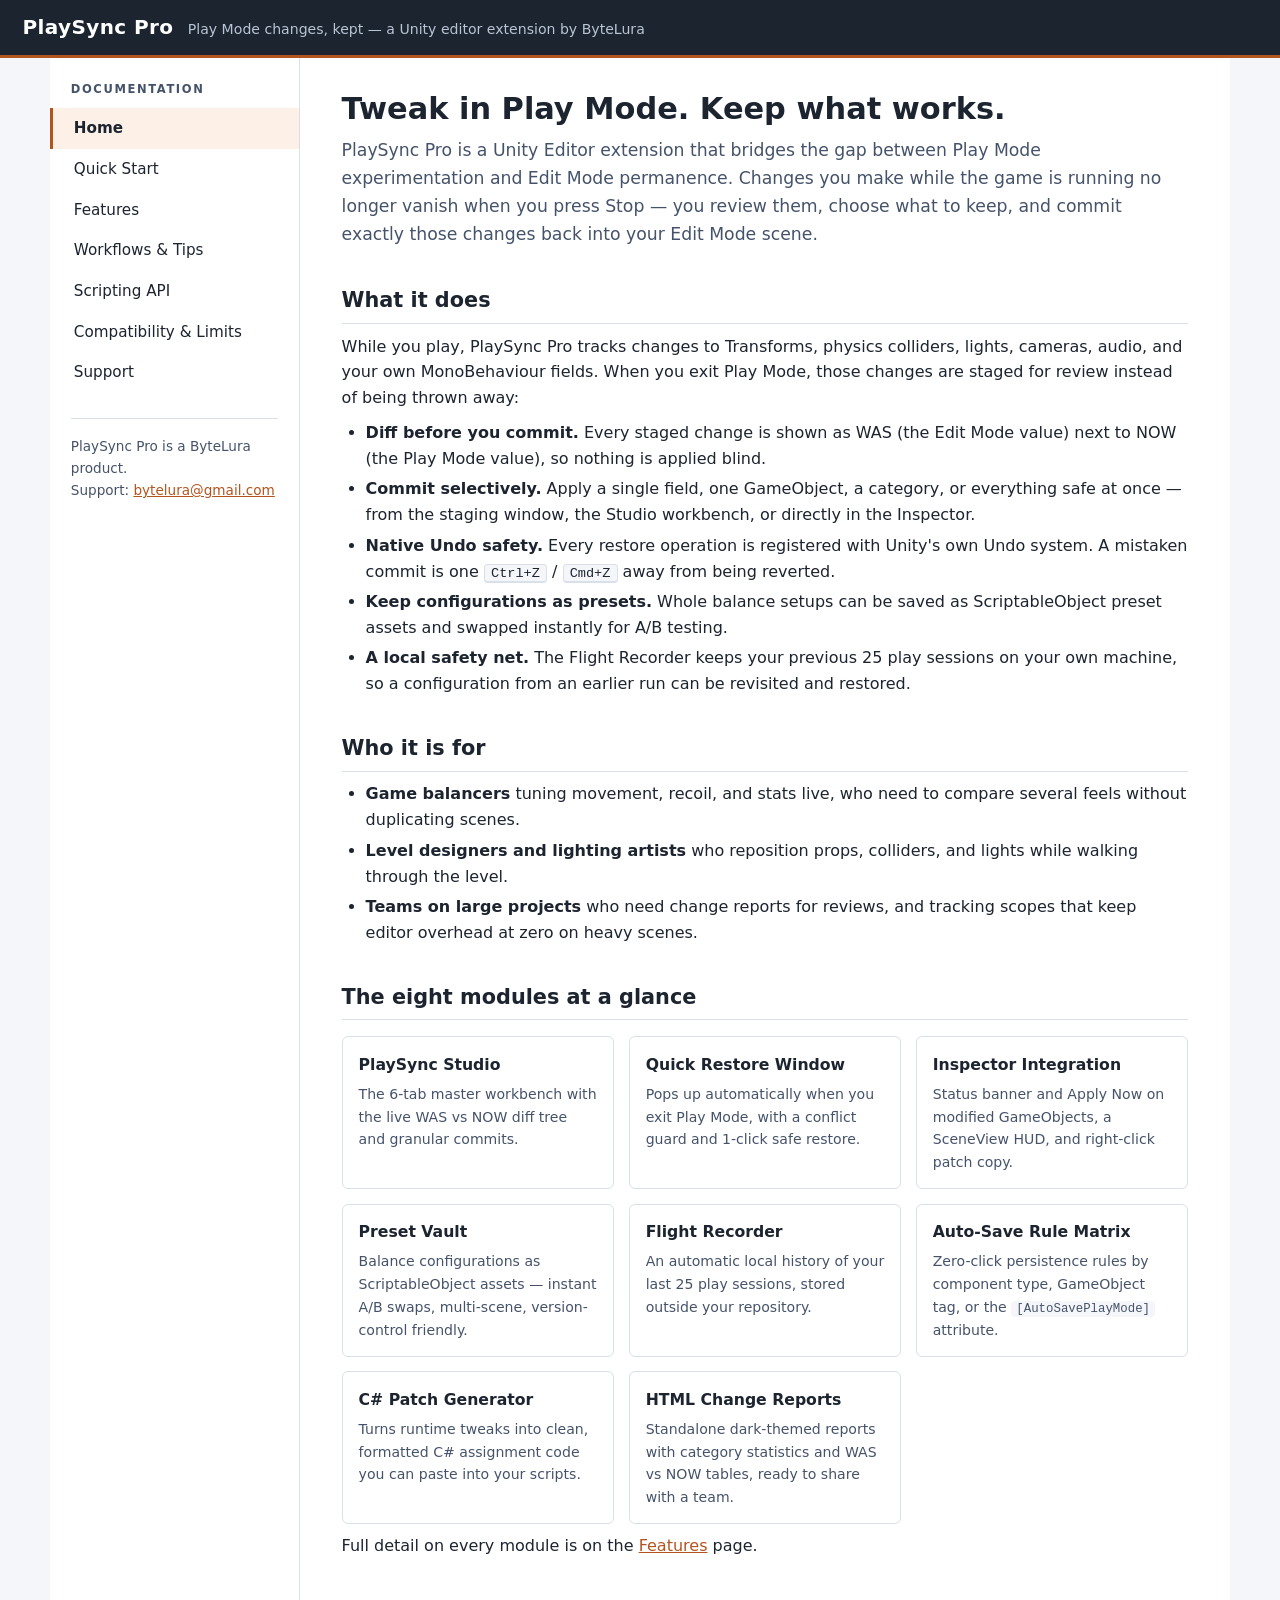
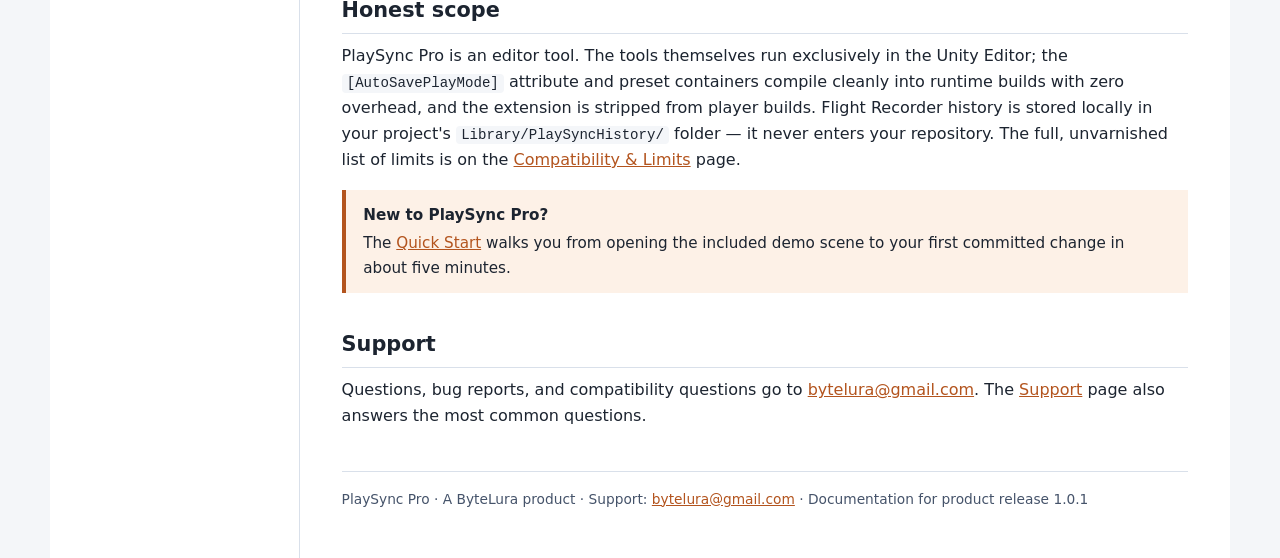
<file: index.html>
<!DOCTYPE html>
<html lang="en">
<head>
<meta charset="utf-8">
<meta name="viewport" content="width=device-width, initial-scale=1">
<title>PlaySync Pro — Documentation — ByteLura</title>
<link rel="stylesheet" href="style.css">
</head>
<body>

<header class="site-header">
  <span class="product">PlaySync Pro</span>
  <span class="tagline">Play Mode changes, kept — a Unity editor extension by ByteLura</span>
</header>

<div class="layout">

  <aside class="sidebar">
    <div class="nav-label">Documentation</div>
    <nav>
      <a href="index.html" class="active">Home</a>
      <a href="quick-start.html">Quick Start</a>
      <a href="features.html">Features</a>
      <a href="workflows.html">Workflows &amp; Tips</a>
      <a href="scripting-api.html">Scripting API</a>
      <a href="compatibility.html">Compatibility &amp; Limits</a>
      <a href="support.html">Support</a>
    </nav>
    <div class="side-note">
      PlaySync Pro is a ByteLura product.<br>
      Support: <a href="mailto:bytelura@gmail.com">bytelura@gmail.com</a>
    </div>
  </aside>

  <main class="content">
    <h1>Tweak in Play Mode. Keep what works.</h1>
    <p class="lede">PlaySync Pro is a Unity Editor extension that bridges the gap between Play Mode experimentation and Edit Mode permanence. Changes you make while the game is running no longer vanish when you press Stop — you review them, choose what to keep, and commit exactly those changes back into your Edit Mode scene.</p>

    <h2>What it does</h2>
    <p>While you play, PlaySync Pro tracks changes to Transforms, physics colliders, lights, cameras, audio, and your own MonoBehaviour fields. When you exit Play Mode, those changes are staged for review instead of being thrown away:</p>
    <ul>
      <li><strong>Diff before you commit.</strong> Every staged change is shown as WAS (the Edit Mode value) next to NOW (the Play Mode value), so nothing is applied blind.</li>
      <li><strong>Commit selectively.</strong> Apply a single field, one GameObject, a category, or everything safe at once — from the staging window, the Studio workbench, or directly in the Inspector.</li>
      <li><strong>Native Undo safety.</strong> Every restore operation is registered with Unity's own Undo system. A mistaken commit is one <kbd>Ctrl+Z</kbd> / <kbd>Cmd+Z</kbd> away from being reverted.</li>
      <li><strong>Keep configurations as presets.</strong> Whole balance setups can be saved as ScriptableObject preset assets and swapped instantly for A/B testing.</li>
      <li><strong>A local safety net.</strong> The Flight Recorder keeps your previous 25 play sessions on your own machine, so a configuration from an earlier run can be revisited and restored.</li>
    </ul>

    <h2>Who it is for</h2>
    <ul>
      <li><strong>Game balancers</strong> tuning movement, recoil, and stats live, who need to compare several feels without duplicating scenes.</li>
      <li><strong>Level designers and lighting artists</strong> who reposition props, colliders, and lights while walking through the level.</li>
      <li><strong>Teams on large projects</strong> who need change reports for reviews, and tracking scopes that keep editor overhead at zero on heavy scenes.</li>
    </ul>

    <h2>The eight modules at a glance</h2>
    <div class="card-grid">
      <div class="card"><h3>PlaySync Studio</h3><p>The 6-tab master workbench with the live WAS vs NOW diff tree and granular commits.</p></div>
      <div class="card"><h3>Quick Restore Window</h3><p>Pops up automatically when you exit Play Mode, with a conflict guard and 1-click safe restore.</p></div>
      <div class="card"><h3>Inspector Integration</h3><p>Status banner and Apply Now on modified GameObjects, a SceneView HUD, and right-click patch copy.</p></div>
      <div class="card"><h3>Preset Vault</h3><p>Balance configurations as ScriptableObject assets — instant A/B swaps, multi-scene, version-control friendly.</p></div>
      <div class="card"><h3>Flight Recorder</h3><p>An automatic local history of your last 25 play sessions, stored outside your repository.</p></div>
      <div class="card"><h3>Auto-Save Rule Matrix</h3><p>Zero-click persistence rules by component type, GameObject tag, or the <code>[AutoSavePlayMode]</code> attribute.</p></div>
      <div class="card"><h3>C# Patch Generator</h3><p>Turns runtime tweaks into clean, formatted C# assignment code you can paste into your scripts.</p></div>
      <div class="card"><h3>HTML Change Reports</h3><p>Standalone dark-themed reports with category statistics and WAS vs NOW tables, ready to share with a team.</p></div>
    </div>
    <p>Full detail on every module is on the <a href="features.html">Features</a> page.</p>

    <h2>Honest scope</h2>
    <p>PlaySync Pro is an editor tool. The tools themselves run exclusively in the Unity Editor; the <code>[AutoSavePlayMode]</code> attribute and preset containers compile cleanly into runtime builds with zero overhead, and the extension is stripped from player builds. Flight Recorder history is stored locally in your project's <code>Library/PlaySyncHistory/</code> folder — it never enters your repository. The full, unvarnished list of limits is on the <a href="compatibility.html">Compatibility &amp; Limits</a> page.</p>

    <div class="callout">
      <strong>New to PlaySync Pro?</strong>
      The <a href="quick-start.html">Quick Start</a> walks you from opening the included demo scene to your first committed change in about five minutes.
    </div>

    <h2>Support</h2>
    <p>Questions, bug reports, and compatibility questions go to <a href="mailto:bytelura@gmail.com">bytelura@gmail.com</a>. The <a href="support.html">Support</a> page also answers the most common questions.</p>

    <footer class="site-footer">
      PlaySync Pro · A ByteLura product · Support: <a href="mailto:bytelura@gmail.com">bytelura@gmail.com</a> · Documentation for product release 1.0.1
    </footer>
  </main>

</div>
</body>
</html>
</file>
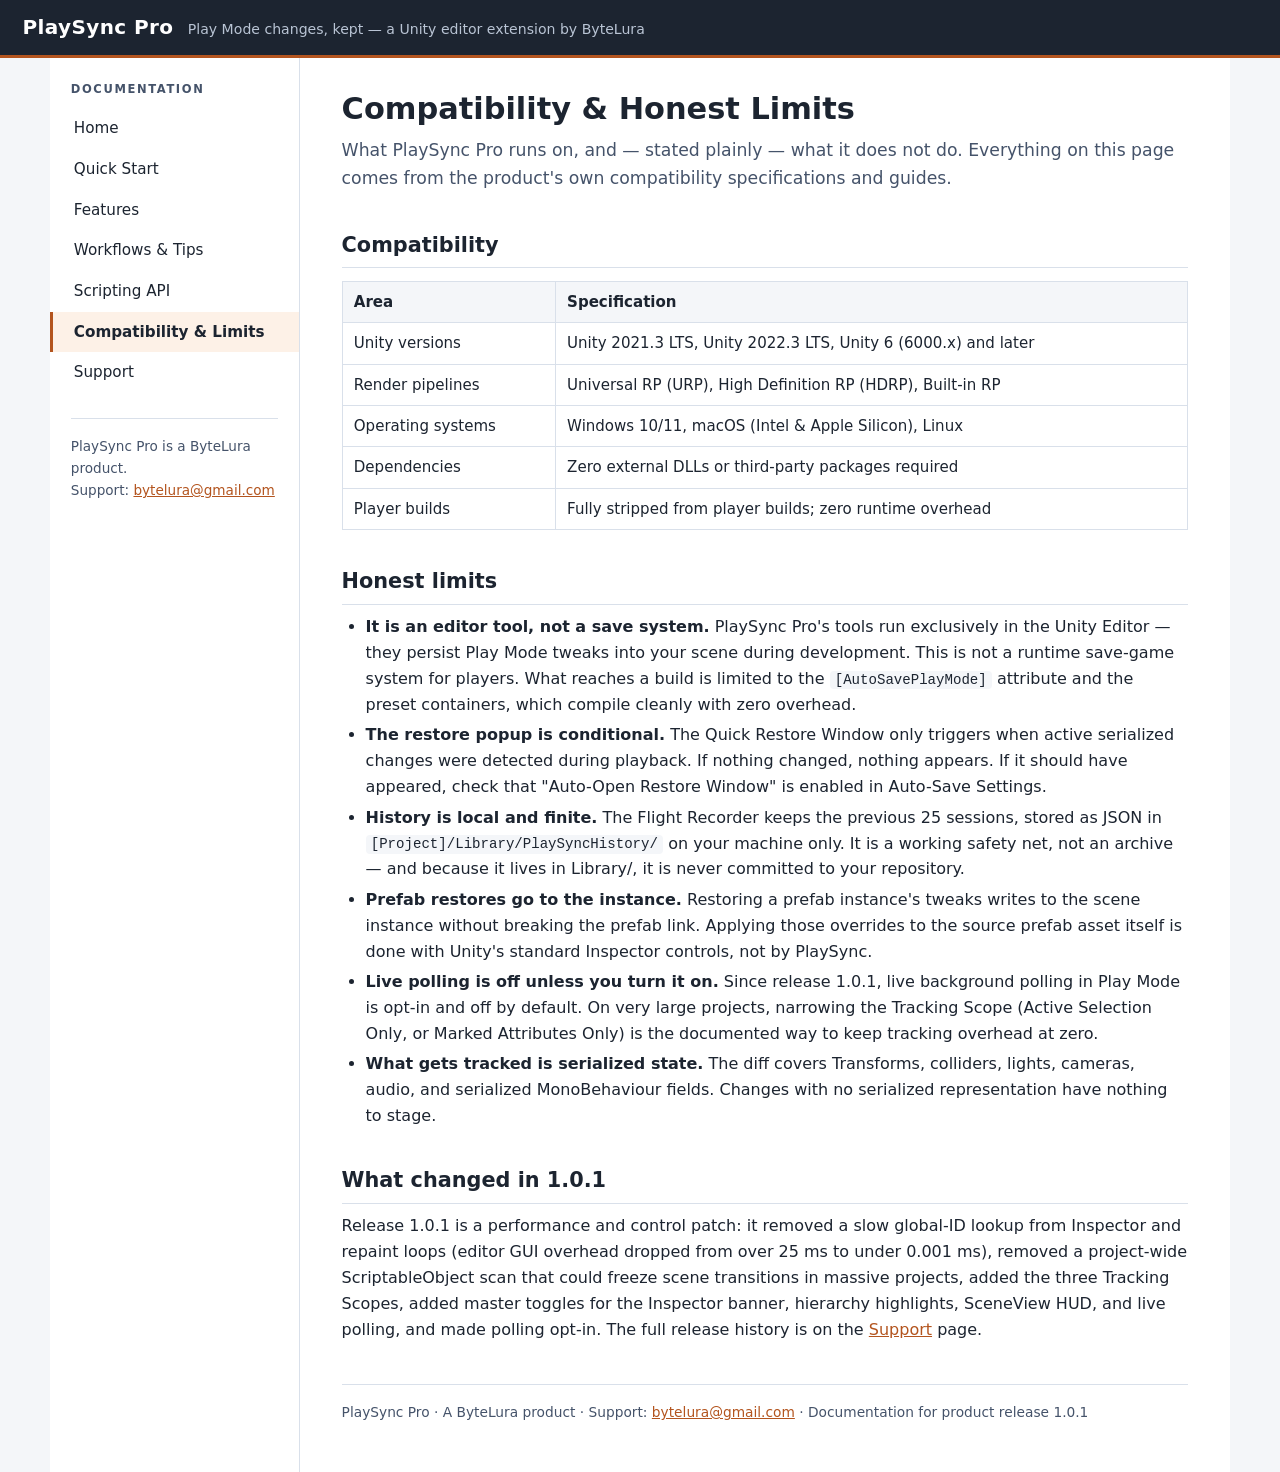
<file: compatibility.html>
<!DOCTYPE html>
<html lang="en">
<head>
<meta charset="utf-8">
<meta name="viewport" content="width=device-width, initial-scale=1">
<title>Compatibility &amp; Limits — PlaySync Pro — ByteLura</title>
<link rel="stylesheet" href="style.css">
</head>
<body>

<header class="site-header">
  <span class="product">PlaySync Pro</span>
  <span class="tagline">Play Mode changes, kept — a Unity editor extension by ByteLura</span>
</header>

<div class="layout">

  <aside class="sidebar">
    <div class="nav-label">Documentation</div>
    <nav>
      <a href="index.html">Home</a>
      <a href="quick-start.html">Quick Start</a>
      <a href="features.html">Features</a>
      <a href="workflows.html">Workflows &amp; Tips</a>
      <a href="scripting-api.html">Scripting API</a>
      <a href="compatibility.html" class="active">Compatibility &amp; Limits</a>
      <a href="support.html">Support</a>
    </nav>
    <div class="side-note">
      PlaySync Pro is a ByteLura product.<br>
      Support: <a href="mailto:bytelura@gmail.com">bytelura@gmail.com</a>
    </div>
  </aside>

  <main class="content">
    <h1>Compatibility &amp; Honest Limits</h1>
    <p class="lede">What PlaySync Pro runs on, and — stated plainly — what it does not do. Everything on this page comes from the product's own compatibility specifications and guides.</p>

    <h2>Compatibility</h2>
    <table>
      <tr><th>Area</th><th>Specification</th></tr>
      <tr><td>Unity versions</td><td>Unity 2021.3 LTS, Unity 2022.3 LTS, Unity 6 (6000.x) and later</td></tr>
      <tr><td>Render pipelines</td><td>Universal RP (URP), High Definition RP (HDRP), Built-in RP</td></tr>
      <tr><td>Operating systems</td><td>Windows 10/11, macOS (Intel &amp; Apple Silicon), Linux</td></tr>
      <tr><td>Dependencies</td><td>Zero external DLLs or third-party packages required</td></tr>
      <tr><td>Player builds</td><td>Fully stripped from player builds; zero runtime overhead</td></tr>
    </table>

    <h2>Honest limits</h2>
    <ul>
      <li><strong>It is an editor tool, not a save system.</strong> PlaySync Pro's tools run exclusively in the Unity Editor — they persist Play Mode tweaks into your scene during development. This is not a runtime save-game system for players. What reaches a build is limited to the <code>[AutoSavePlayMode]</code> attribute and the preset containers, which compile cleanly with zero overhead.</li>
      <li><strong>The restore popup is conditional.</strong> The Quick Restore Window only triggers when active serialized changes were detected during playback. If nothing changed, nothing appears. If it should have appeared, check that "Auto-Open Restore Window" is enabled in Auto-Save Settings.</li>
      <li><strong>History is local and finite.</strong> The Flight Recorder keeps the previous 25 sessions, stored as JSON in <code>[Project]/Library/PlaySyncHistory/</code> on your machine only. It is a working safety net, not an archive — and because it lives in Library/, it is never committed to your repository.</li>
      <li><strong>Prefab restores go to the instance.</strong> Restoring a prefab instance's tweaks writes to the scene instance without breaking the prefab link. Applying those overrides to the source prefab asset itself is done with Unity's standard Inspector controls, not by PlaySync.</li>
      <li><strong>Live polling is off unless you turn it on.</strong> Since release 1.0.1, live background polling in Play Mode is opt-in and off by default. On very large projects, narrowing the Tracking Scope (Active Selection Only, or Marked Attributes Only) is the documented way to keep tracking overhead at zero.</li>
      <li><strong>What gets tracked is serialized state.</strong> The diff covers Transforms, colliders, lights, cameras, audio, and serialized MonoBehaviour fields. Changes with no serialized representation have nothing to stage.</li>
    </ul>

    <h2>What changed in 1.0.1</h2>
    <p>Release 1.0.1 is a performance and control patch: it removed a slow global-ID lookup from Inspector and repaint loops (editor GUI overhead dropped from over 25&nbsp;ms to under 0.001&nbsp;ms), removed a project-wide ScriptableObject scan that could freeze scene transitions in massive projects, added the three Tracking Scopes, added master toggles for the Inspector banner, hierarchy highlights, SceneView HUD, and live polling, and made polling opt-in. The full release history is on the <a href="support.html">Support</a> page.</p>

    <footer class="site-footer">
      PlaySync Pro · A ByteLura product · Support: <a href="mailto:bytelura@gmail.com">bytelura@gmail.com</a> · Documentation for product release 1.0.1
    </footer>
  </main>

</div>
</body>
</html>
</file>
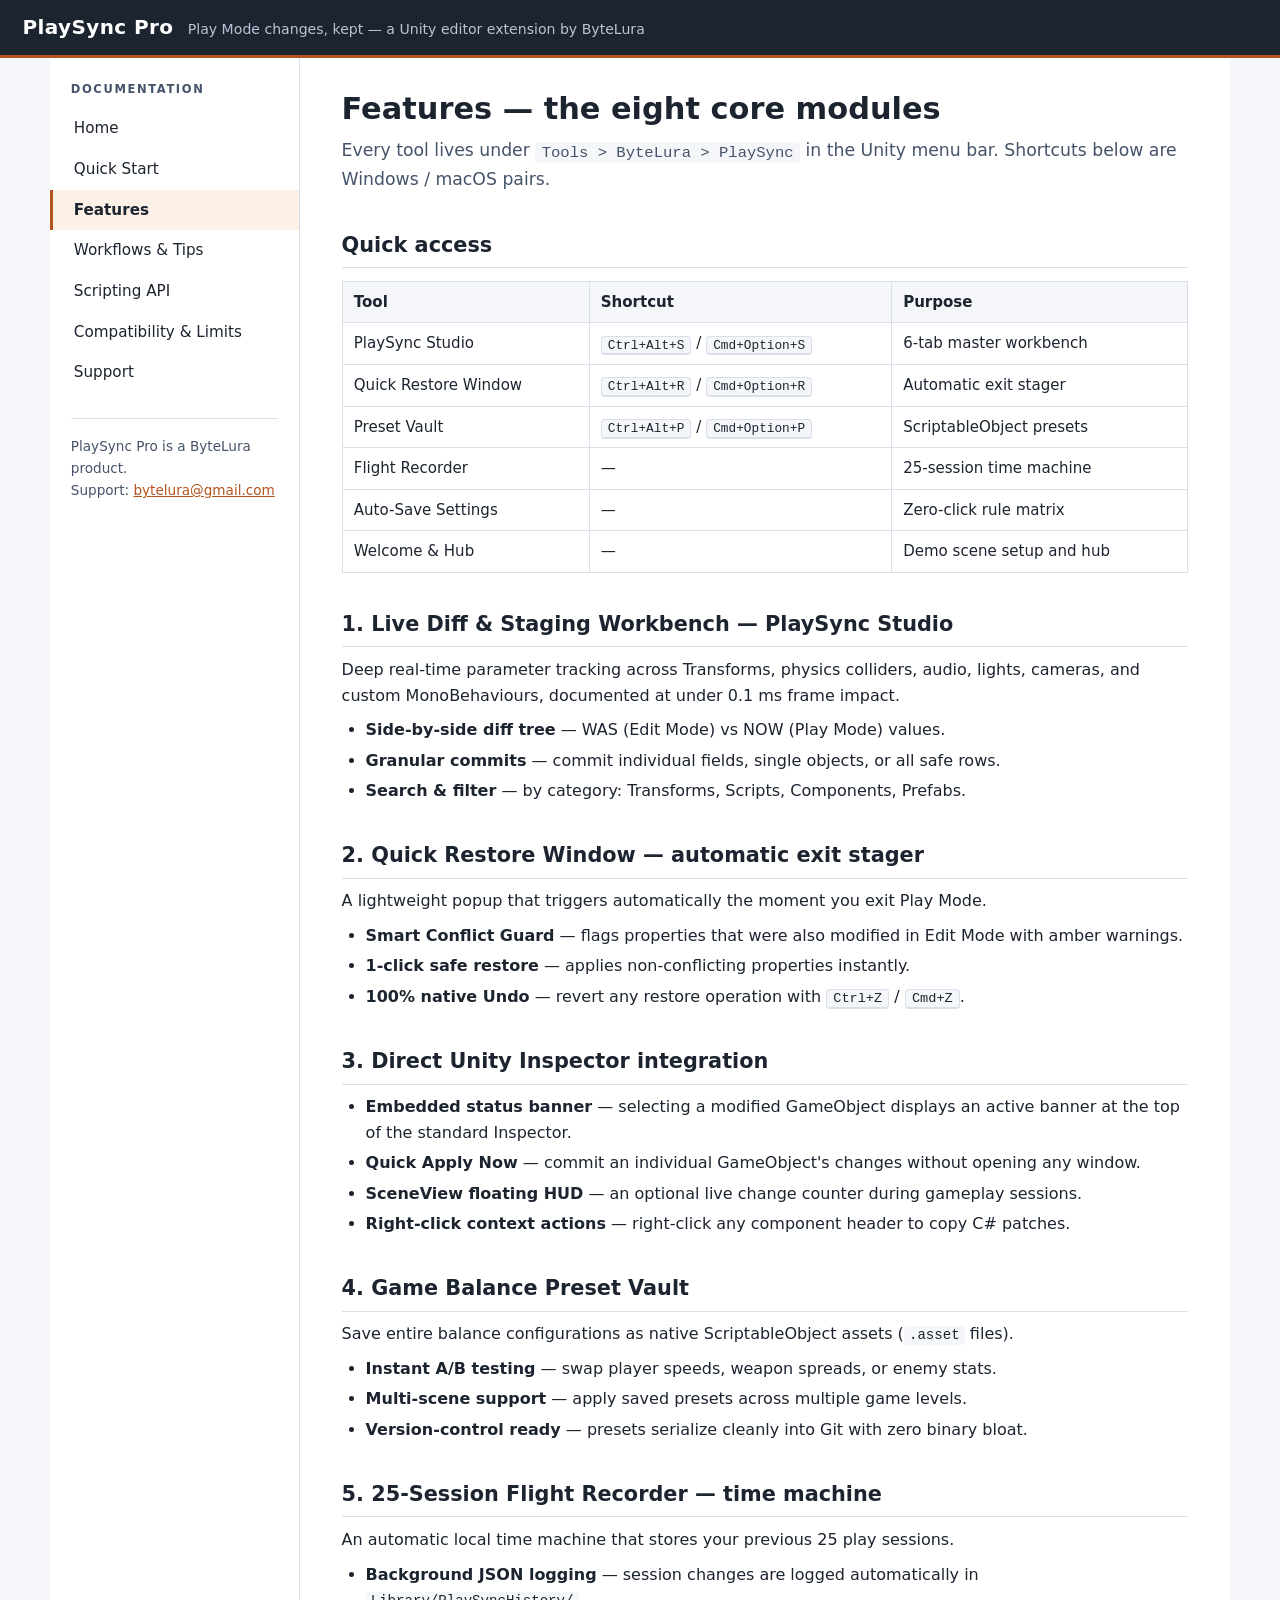
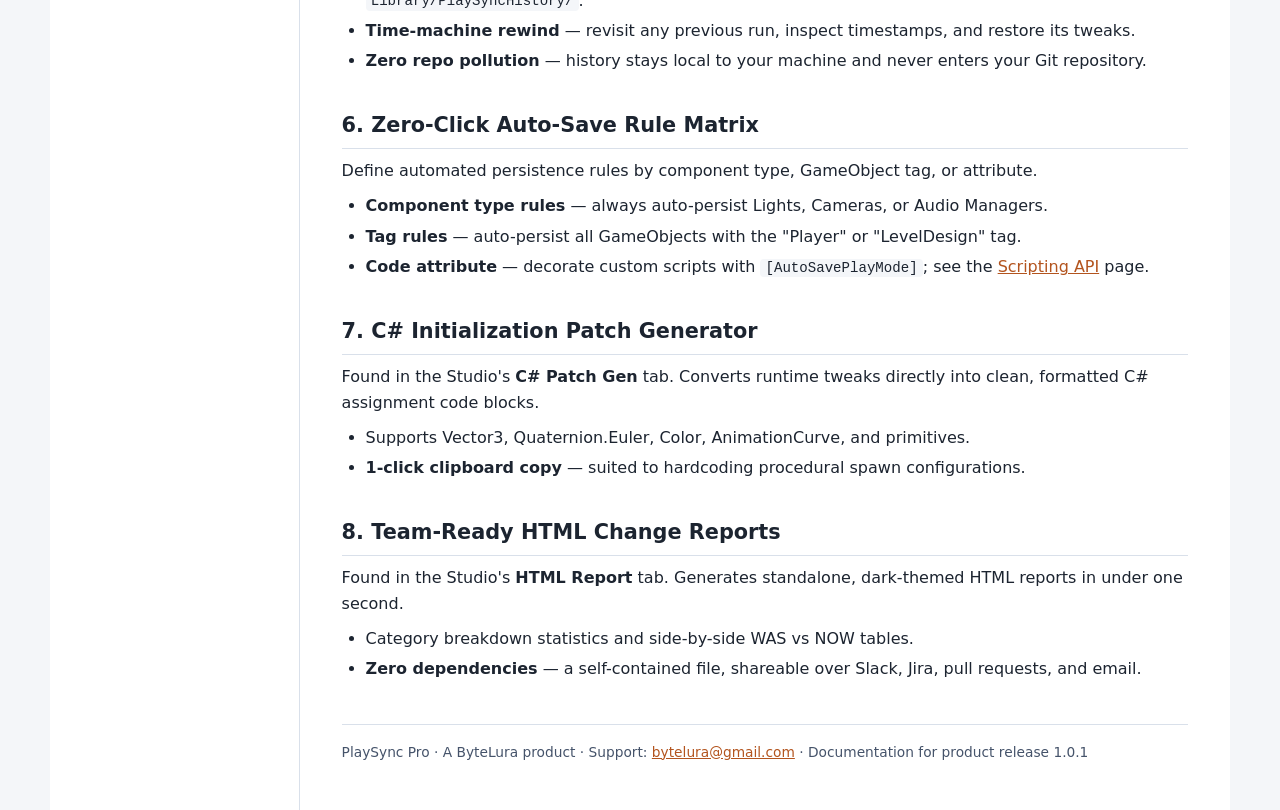
<file: features.html>
<!DOCTYPE html>
<html lang="en">
<head>
<meta charset="utf-8">
<meta name="viewport" content="width=device-width, initial-scale=1">
<title>Features — PlaySync Pro — ByteLura</title>
<link rel="stylesheet" href="style.css">
</head>
<body>

<header class="site-header">
  <span class="product">PlaySync Pro</span>
  <span class="tagline">Play Mode changes, kept — a Unity editor extension by ByteLura</span>
</header>

<div class="layout">

  <aside class="sidebar">
    <div class="nav-label">Documentation</div>
    <nav>
      <a href="index.html">Home</a>
      <a href="quick-start.html">Quick Start</a>
      <a href="features.html" class="active">Features</a>
      <a href="workflows.html">Workflows &amp; Tips</a>
      <a href="scripting-api.html">Scripting API</a>
      <a href="compatibility.html">Compatibility &amp; Limits</a>
      <a href="support.html">Support</a>
    </nav>
    <div class="side-note">
      PlaySync Pro is a ByteLura product.<br>
      Support: <a href="mailto:bytelura@gmail.com">bytelura@gmail.com</a>
    </div>
  </aside>

  <main class="content">
    <h1>Features — the eight core modules</h1>
    <p class="lede">Every tool lives under <span class="menu-path">Tools &gt; ByteLura &gt; PlaySync</span> in the Unity menu bar. Shortcuts below are Windows / macOS pairs.</p>

    <h2>Quick access</h2>
    <table>
      <tr><th>Tool</th><th>Shortcut</th><th>Purpose</th></tr>
      <tr><td>PlaySync Studio</td><td><kbd>Ctrl+Alt+S</kbd> / <kbd>Cmd+Option+S</kbd></td><td>6-tab master workbench</td></tr>
      <tr><td>Quick Restore Window</td><td><kbd>Ctrl+Alt+R</kbd> / <kbd>Cmd+Option+R</kbd></td><td>Automatic exit stager</td></tr>
      <tr><td>Preset Vault</td><td><kbd>Ctrl+Alt+P</kbd> / <kbd>Cmd+Option+P</kbd></td><td>ScriptableObject presets</td></tr>
      <tr><td>Flight Recorder</td><td>—</td><td>25-session time machine</td></tr>
      <tr><td>Auto-Save Settings</td><td>—</td><td>Zero-click rule matrix</td></tr>
      <tr><td>Welcome &amp; Hub</td><td>—</td><td>Demo scene setup and hub</td></tr>
    </table>

    <h2>1. Live Diff &amp; Staging Workbench — PlaySync Studio</h2>
    <p>Deep real-time parameter tracking across Transforms, physics colliders, audio, lights, cameras, and custom MonoBehaviours, documented at under 0.1&nbsp;ms frame impact.</p>
    <ul>
      <li><strong>Side-by-side diff tree</strong> — WAS (Edit Mode) vs NOW (Play Mode) values.</li>
      <li><strong>Granular commits</strong> — commit individual fields, single objects, or all safe rows.</li>
      <li><strong>Search &amp; filter</strong> — by category: Transforms, Scripts, Components, Prefabs.</li>
    </ul>

    <h2>2. Quick Restore Window — automatic exit stager</h2>
    <p>A lightweight popup that triggers automatically the moment you exit Play Mode.</p>
    <ul>
      <li><strong>Smart Conflict Guard</strong> — flags properties that were also modified in Edit Mode with amber warnings.</li>
      <li><strong>1-click safe restore</strong> — applies non-conflicting properties instantly.</li>
      <li><strong>100% native Undo</strong> — revert any restore operation with <kbd>Ctrl+Z</kbd> / <kbd>Cmd+Z</kbd>.</li>
    </ul>

    <h2>3. Direct Unity Inspector integration</h2>
    <ul>
      <li><strong>Embedded status banner</strong> — selecting a modified GameObject displays an active banner at the top of the standard Inspector.</li>
      <li><strong>Quick Apply Now</strong> — commit an individual GameObject's changes without opening any window.</li>
      <li><strong>SceneView floating HUD</strong> — an optional live change counter during gameplay sessions.</li>
      <li><strong>Right-click context actions</strong> — right-click any component header to copy C# patches.</li>
    </ul>

    <h2>4. Game Balance Preset Vault</h2>
    <p>Save entire balance configurations as native ScriptableObject assets (<code>.asset</code> files).</p>
    <ul>
      <li><strong>Instant A/B testing</strong> — swap player speeds, weapon spreads, or enemy stats.</li>
      <li><strong>Multi-scene support</strong> — apply saved presets across multiple game levels.</li>
      <li><strong>Version-control ready</strong> — presets serialize cleanly into Git with zero binary bloat.</li>
    </ul>

    <h2>5. 25-Session Flight Recorder — time machine</h2>
    <p>An automatic local time machine that stores your previous 25 play sessions.</p>
    <ul>
      <li><strong>Background JSON logging</strong> — session changes are logged automatically in <code>Library/PlaySyncHistory/</code>.</li>
      <li><strong>Time-machine rewind</strong> — revisit any previous run, inspect timestamps, and restore its tweaks.</li>
      <li><strong>Zero repo pollution</strong> — history stays local to your machine and never enters your Git repository.</li>
    </ul>

    <h2>6. Zero-Click Auto-Save Rule Matrix</h2>
    <p>Define automated persistence rules by component type, GameObject tag, or attribute.</p>
    <ul>
      <li><strong>Component type rules</strong> — always auto-persist Lights, Cameras, or Audio Managers.</li>
      <li><strong>Tag rules</strong> — auto-persist all GameObjects with the "Player" or "LevelDesign" tag.</li>
      <li><strong>Code attribute</strong> — decorate custom scripts with <code>[AutoSavePlayMode]</code>; see the <a href="scripting-api.html">Scripting API</a> page.</li>
    </ul>

    <h2>7. C# Initialization Patch Generator</h2>
    <p>Found in the Studio's <strong>C# Patch Gen</strong> tab. Converts runtime tweaks directly into clean, formatted C# assignment code blocks.</p>
    <ul>
      <li>Supports Vector3, Quaternion.Euler, Color, AnimationCurve, and primitives.</li>
      <li><strong>1-click clipboard copy</strong> — suited to hardcoding procedural spawn configurations.</li>
    </ul>

    <h2>8. Team-Ready HTML Change Reports</h2>
    <p>Found in the Studio's <strong>HTML Report</strong> tab. Generates standalone, dark-themed HTML reports in under one second.</p>
    <ul>
      <li>Category breakdown statistics and side-by-side WAS vs NOW tables.</li>
      <li><strong>Zero dependencies</strong> — a self-contained file, shareable over Slack, Jira, pull requests, and email.</li>
    </ul>

    <footer class="site-footer">
      PlaySync Pro · A ByteLura product · Support: <a href="mailto:bytelura@gmail.com">bytelura@gmail.com</a> · Documentation for product release 1.0.1
    </footer>
  </main>

</div>
</body>
</html>
</file>
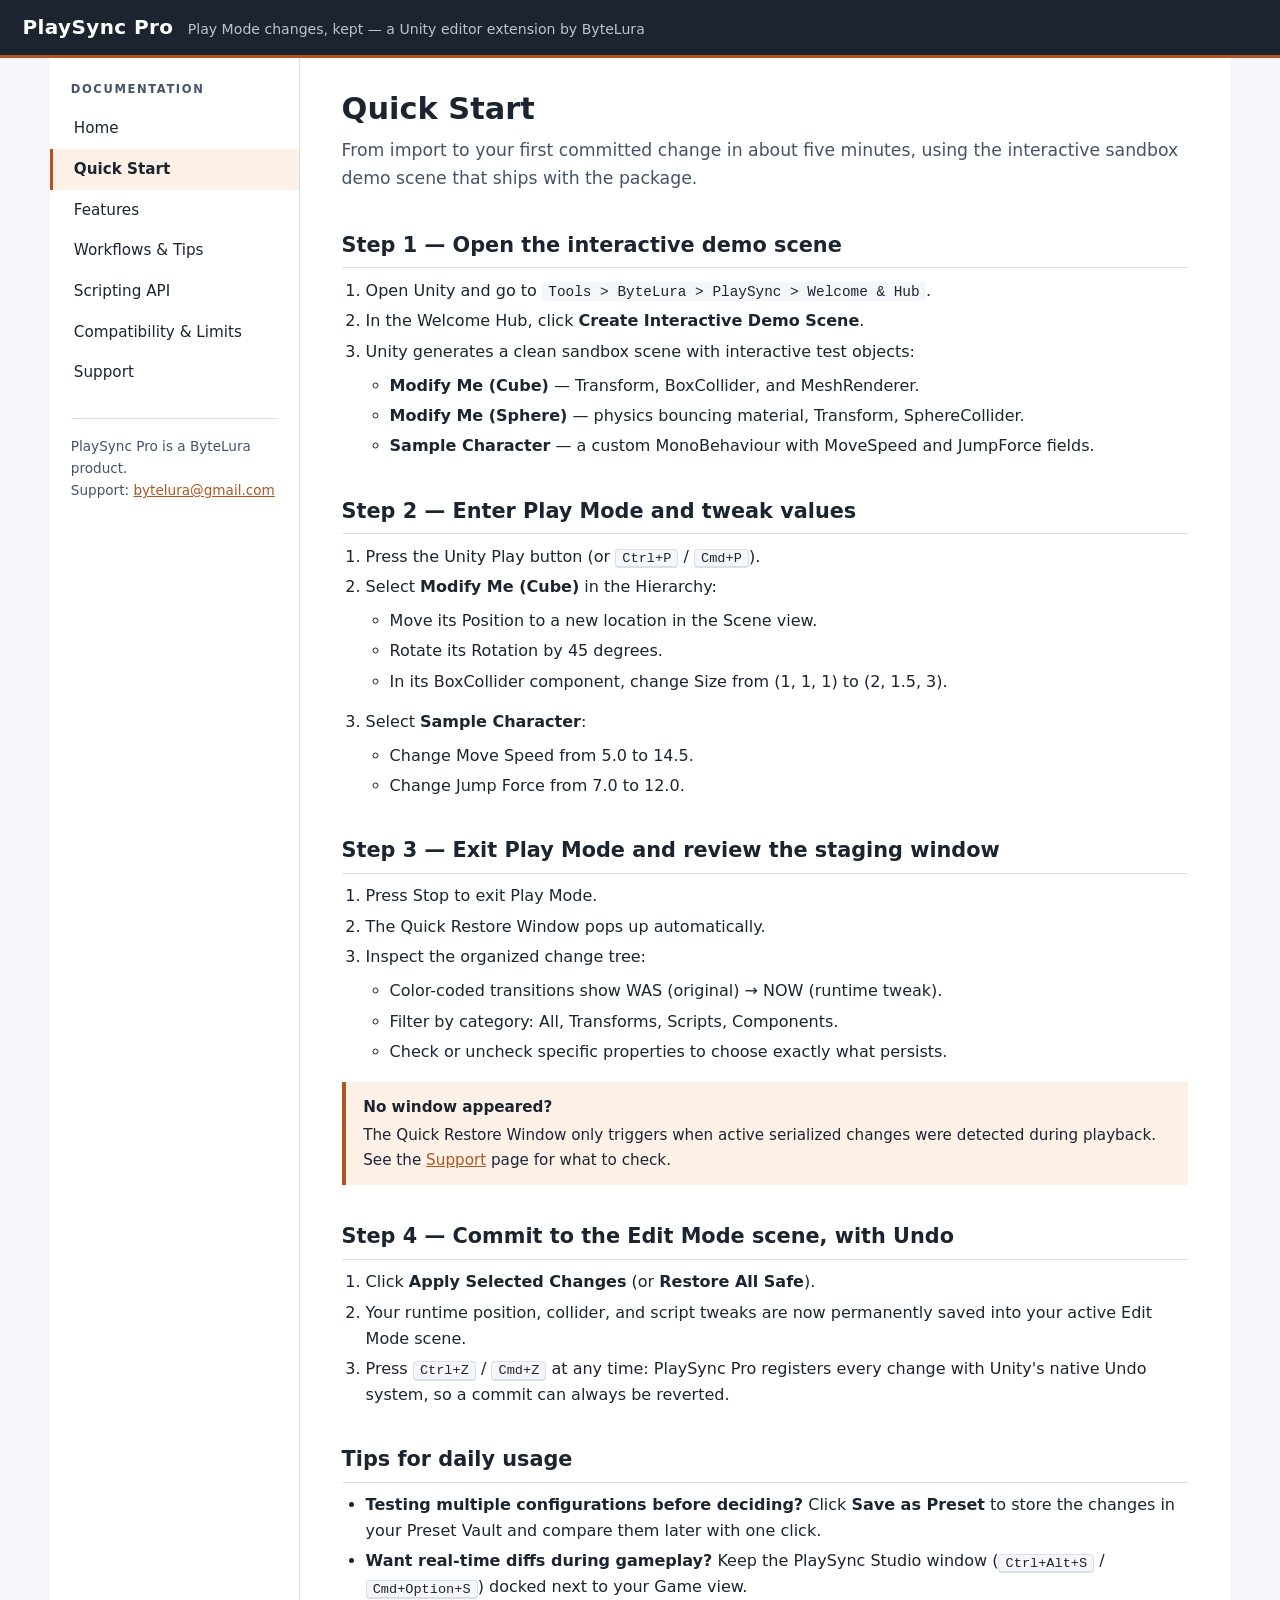
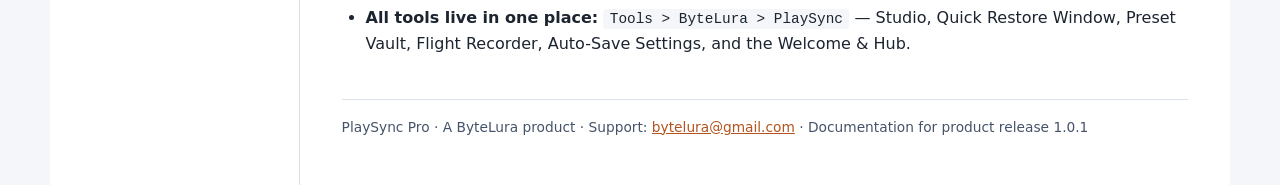
<file: quick-start.html>
<!DOCTYPE html>
<html lang="en">
<head>
<meta charset="utf-8">
<meta name="viewport" content="width=device-width, initial-scale=1">
<title>Quick Start — PlaySync Pro — ByteLura</title>
<link rel="stylesheet" href="style.css">
</head>
<body>

<header class="site-header">
  <span class="product">PlaySync Pro</span>
  <span class="tagline">Play Mode changes, kept — a Unity editor extension by ByteLura</span>
</header>

<div class="layout">

  <aside class="sidebar">
    <div class="nav-label">Documentation</div>
    <nav>
      <a href="index.html">Home</a>
      <a href="quick-start.html" class="active">Quick Start</a>
      <a href="features.html">Features</a>
      <a href="workflows.html">Workflows &amp; Tips</a>
      <a href="scripting-api.html">Scripting API</a>
      <a href="compatibility.html">Compatibility &amp; Limits</a>
      <a href="support.html">Support</a>
    </nav>
    <div class="side-note">
      PlaySync Pro is a ByteLura product.<br>
      Support: <a href="mailto:bytelura@gmail.com">bytelura@gmail.com</a>
    </div>
  </aside>

  <main class="content">
    <h1>Quick Start</h1>
    <p class="lede">From import to your first committed change in about five minutes, using the interactive sandbox demo scene that ships with the package.</p>

    <h2>Step 1 — Open the interactive demo scene</h2>
    <ol>
      <li>Open Unity and go to <span class="menu-path">Tools &gt; ByteLura &gt; PlaySync &gt; Welcome &amp; Hub</span>.</li>
      <li>In the Welcome Hub, click <strong>Create Interactive Demo Scene</strong>.</li>
      <li>Unity generates a clean sandbox scene with interactive test objects:
        <ul>
          <li><strong>Modify Me (Cube)</strong> — Transform, BoxCollider, and MeshRenderer.</li>
          <li><strong>Modify Me (Sphere)</strong> — physics bouncing material, Transform, SphereCollider.</li>
          <li><strong>Sample Character</strong> — a custom MonoBehaviour with MoveSpeed and JumpForce fields.</li>
        </ul>
      </li>
    </ol>

    <h2>Step 2 — Enter Play Mode and tweak values</h2>
    <ol>
      <li>Press the Unity Play button (or <kbd>Ctrl+P</kbd> / <kbd>Cmd+P</kbd>).</li>
      <li>Select <strong>Modify Me (Cube)</strong> in the Hierarchy:
        <ul>
          <li>Move its Position to a new location in the Scene view.</li>
          <li>Rotate its Rotation by 45 degrees.</li>
          <li>In its BoxCollider component, change Size from (1, 1, 1) to (2, 1.5, 3).</li>
        </ul>
      </li>
      <li>Select <strong>Sample Character</strong>:
        <ul>
          <li>Change Move Speed from 5.0 to 14.5.</li>
          <li>Change Jump Force from 7.0 to 12.0.</li>
        </ul>
      </li>
    </ol>

    <h2>Step 3 — Exit Play Mode and review the staging window</h2>
    <ol>
      <li>Press Stop to exit Play Mode.</li>
      <li>The Quick Restore Window pops up automatically.</li>
      <li>Inspect the organized change tree:
        <ul>
          <li>Color-coded transitions show WAS (original) → NOW (runtime tweak).</li>
          <li>Filter by category: All, Transforms, Scripts, Components.</li>
          <li>Check or uncheck specific properties to choose exactly what persists.</li>
        </ul>
      </li>
    </ol>
    <div class="callout">
      <strong>No window appeared?</strong>
      The Quick Restore Window only triggers when active serialized changes were detected during playback. See the <a href="support.html">Support</a> page for what to check.
    </div>

    <h2>Step 4 — Commit to the Edit Mode scene, with Undo</h2>
    <ol>
      <li>Click <strong>Apply Selected Changes</strong> (or <strong>Restore All Safe</strong>).</li>
      <li>Your runtime position, collider, and script tweaks are now permanently saved into your active Edit Mode scene.</li>
      <li>Press <kbd>Ctrl+Z</kbd> / <kbd>Cmd+Z</kbd> at any time: PlaySync Pro registers every change with Unity's native Undo system, so a commit can always be reverted.</li>
    </ol>

    <h2>Tips for daily usage</h2>
    <ul>
      <li><strong>Testing multiple configurations before deciding?</strong> Click <strong>Save as Preset</strong> to store the changes in your Preset Vault and compare them later with one click.</li>
      <li><strong>Want real-time diffs during gameplay?</strong> Keep the PlaySync Studio window (<kbd>Ctrl+Alt+S</kbd> / <kbd>Cmd+Option+S</kbd>) docked next to your Game view.</li>
      <li><strong>All tools live in one place:</strong> <span class="menu-path">Tools &gt; ByteLura &gt; PlaySync</span> — Studio, Quick Restore Window, Preset Vault, Flight Recorder, Auto-Save Settings, and the Welcome &amp; Hub.</li>
    </ul>

    <footer class="site-footer">
      PlaySync Pro · A ByteLura product · Support: <a href="mailto:bytelura@gmail.com">bytelura@gmail.com</a> · Documentation for product release 1.0.1
    </footer>
  </main>

</div>
</body>
</html>
</file>
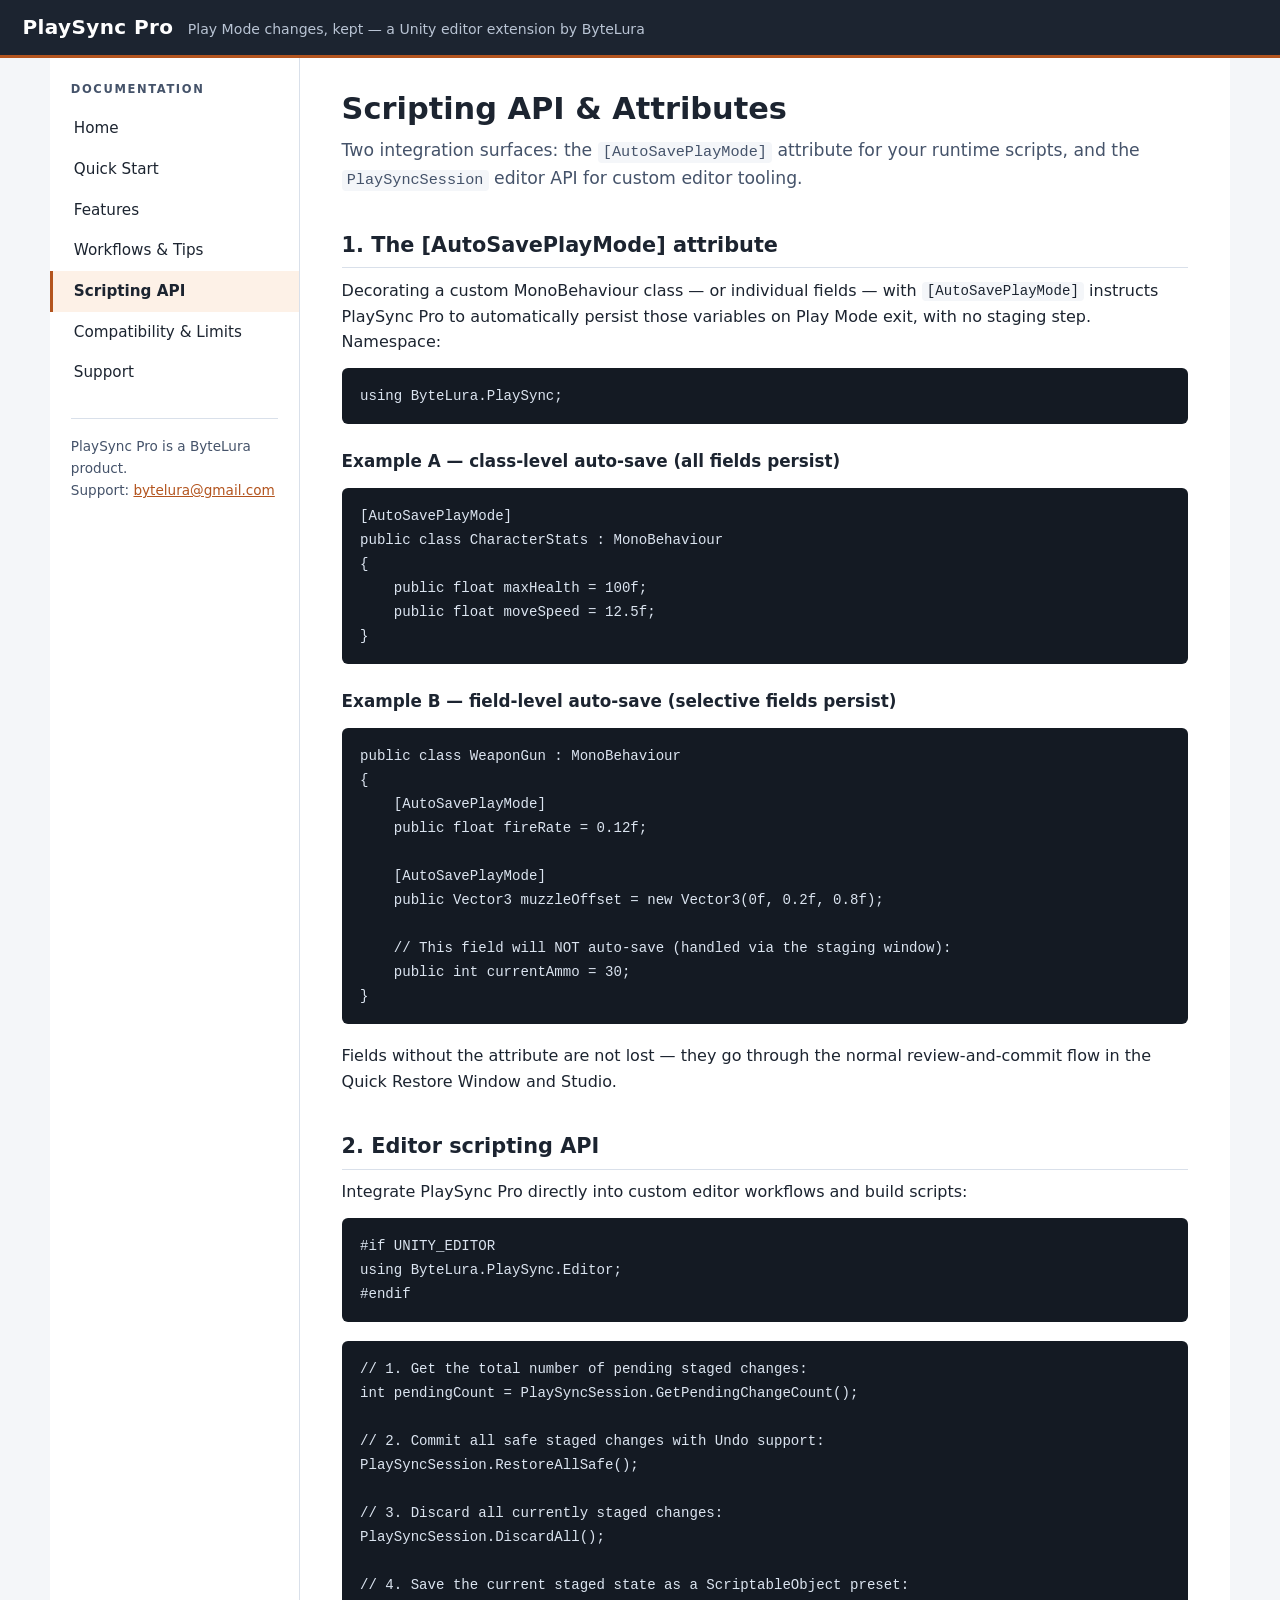
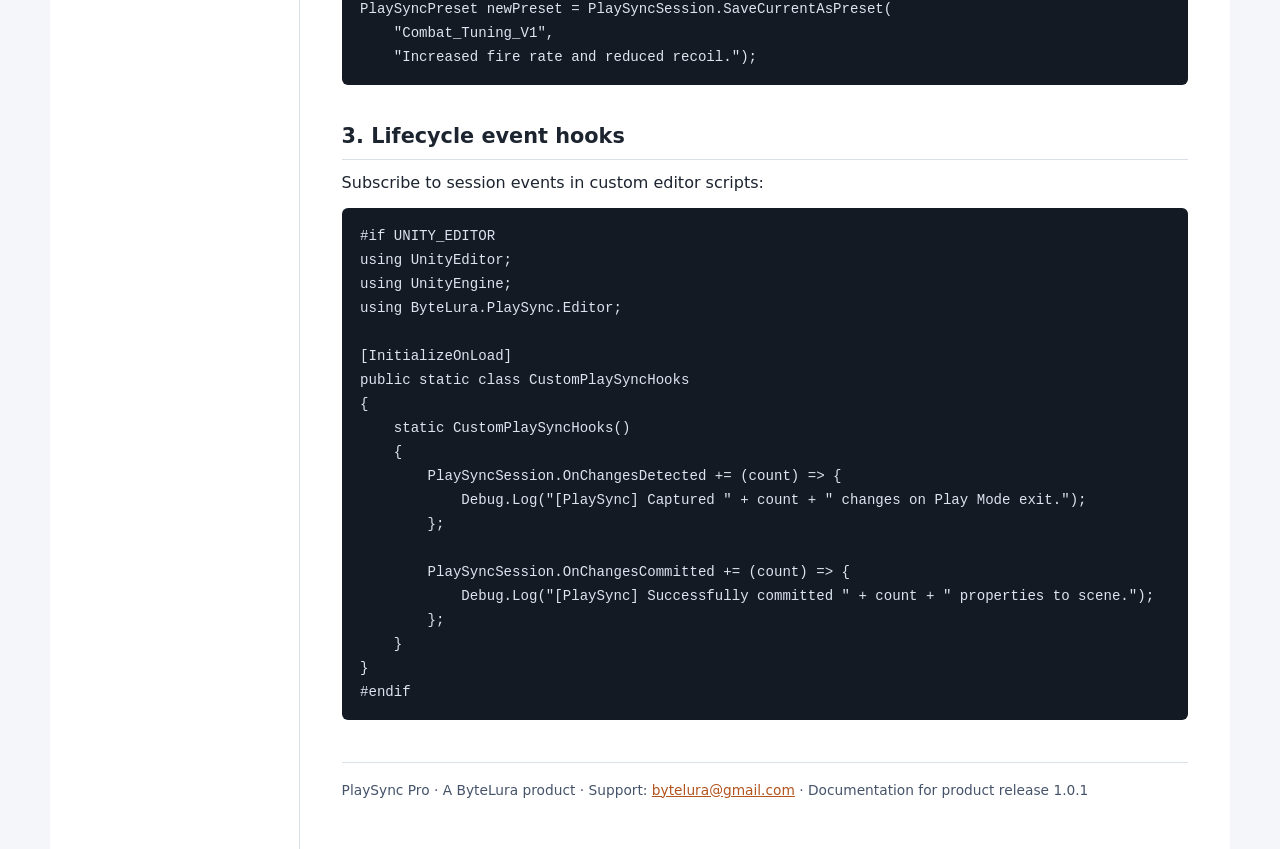
<file: scripting-api.html>
<!DOCTYPE html>
<html lang="en">
<head>
<meta charset="utf-8">
<meta name="viewport" content="width=device-width, initial-scale=1">
<title>Scripting API — PlaySync Pro — ByteLura</title>
<link rel="stylesheet" href="style.css">
</head>
<body>

<header class="site-header">
  <span class="product">PlaySync Pro</span>
  <span class="tagline">Play Mode changes, kept — a Unity editor extension by ByteLura</span>
</header>

<div class="layout">

  <aside class="sidebar">
    <div class="nav-label">Documentation</div>
    <nav>
      <a href="index.html">Home</a>
      <a href="quick-start.html">Quick Start</a>
      <a href="features.html">Features</a>
      <a href="workflows.html">Workflows &amp; Tips</a>
      <a href="scripting-api.html" class="active">Scripting API</a>
      <a href="compatibility.html">Compatibility &amp; Limits</a>
      <a href="support.html">Support</a>
    </nav>
    <div class="side-note">
      PlaySync Pro is a ByteLura product.<br>
      Support: <a href="mailto:bytelura@gmail.com">bytelura@gmail.com</a>
    </div>
  </aside>

  <main class="content">
    <h1>Scripting API &amp; Attributes</h1>
    <p class="lede">Two integration surfaces: the <code>[AutoSavePlayMode]</code> attribute for your runtime scripts, and the <code>PlaySyncSession</code> editor API for custom editor tooling.</p>

    <h2>1. The [AutoSavePlayMode] attribute</h2>
    <p>Decorating a custom MonoBehaviour class — or individual fields — with <code>[AutoSavePlayMode]</code> instructs PlaySync Pro to automatically persist those variables on Play Mode exit, with no staging step. Namespace:</p>
    <pre><code>using ByteLura.PlaySync;</code></pre>

    <h3>Example A — class-level auto-save (all fields persist)</h3>
    <pre><code>[AutoSavePlayMode]
public class CharacterStats : MonoBehaviour
{
    public float maxHealth = 100f;
    public float moveSpeed = 12.5f;
}</code></pre>

    <h3>Example B — field-level auto-save (selective fields persist)</h3>
    <pre><code>public class WeaponGun : MonoBehaviour
{
    [AutoSavePlayMode]
    public float fireRate = 0.12f;

    [AutoSavePlayMode]
    public Vector3 muzzleOffset = new Vector3(0f, 0.2f, 0.8f);

    // This field will NOT auto-save (handled via the staging window):
    public int currentAmmo = 30;
}</code></pre>
    <p>Fields without the attribute are not lost — they go through the normal review-and-commit flow in the Quick Restore Window and Studio.</p>

    <h2>2. Editor scripting API</h2>
    <p>Integrate PlaySync Pro directly into custom editor workflows and build scripts:</p>
    <pre><code>#if UNITY_EDITOR
using ByteLura.PlaySync.Editor;
#endif</code></pre>
    <pre><code>// 1. Get the total number of pending staged changes:
int pendingCount = PlaySyncSession.GetPendingChangeCount();

// 2. Commit all safe staged changes with Undo support:
PlaySyncSession.RestoreAllSafe();

// 3. Discard all currently staged changes:
PlaySyncSession.DiscardAll();

// 4. Save the current staged state as a ScriptableObject preset:
PlaySyncPreset newPreset = PlaySyncSession.SaveCurrentAsPreset(
    "Combat_Tuning_V1",
    "Increased fire rate and reduced recoil.");</code></pre>

    <h2>3. Lifecycle event hooks</h2>
    <p>Subscribe to session events in custom editor scripts:</p>
    <pre><code>#if UNITY_EDITOR
using UnityEditor;
using UnityEngine;
using ByteLura.PlaySync.Editor;

[InitializeOnLoad]
public static class CustomPlaySyncHooks
{
    static CustomPlaySyncHooks()
    {
        PlaySyncSession.OnChangesDetected += (count) =&gt; {
            Debug.Log("[PlaySync] Captured " + count + " changes on Play Mode exit.");
        };

        PlaySyncSession.OnChangesCommitted += (count) =&gt; {
            Debug.Log("[PlaySync] Successfully committed " + count + " properties to scene.");
        };
    }
}
#endif</code></pre>

    <footer class="site-footer">
      PlaySync Pro · A ByteLura product · Support: <a href="mailto:bytelura@gmail.com">bytelura@gmail.com</a> · Documentation for product release 1.0.1
    </footer>
  </main>

</div>
</body>
</html>
</file>
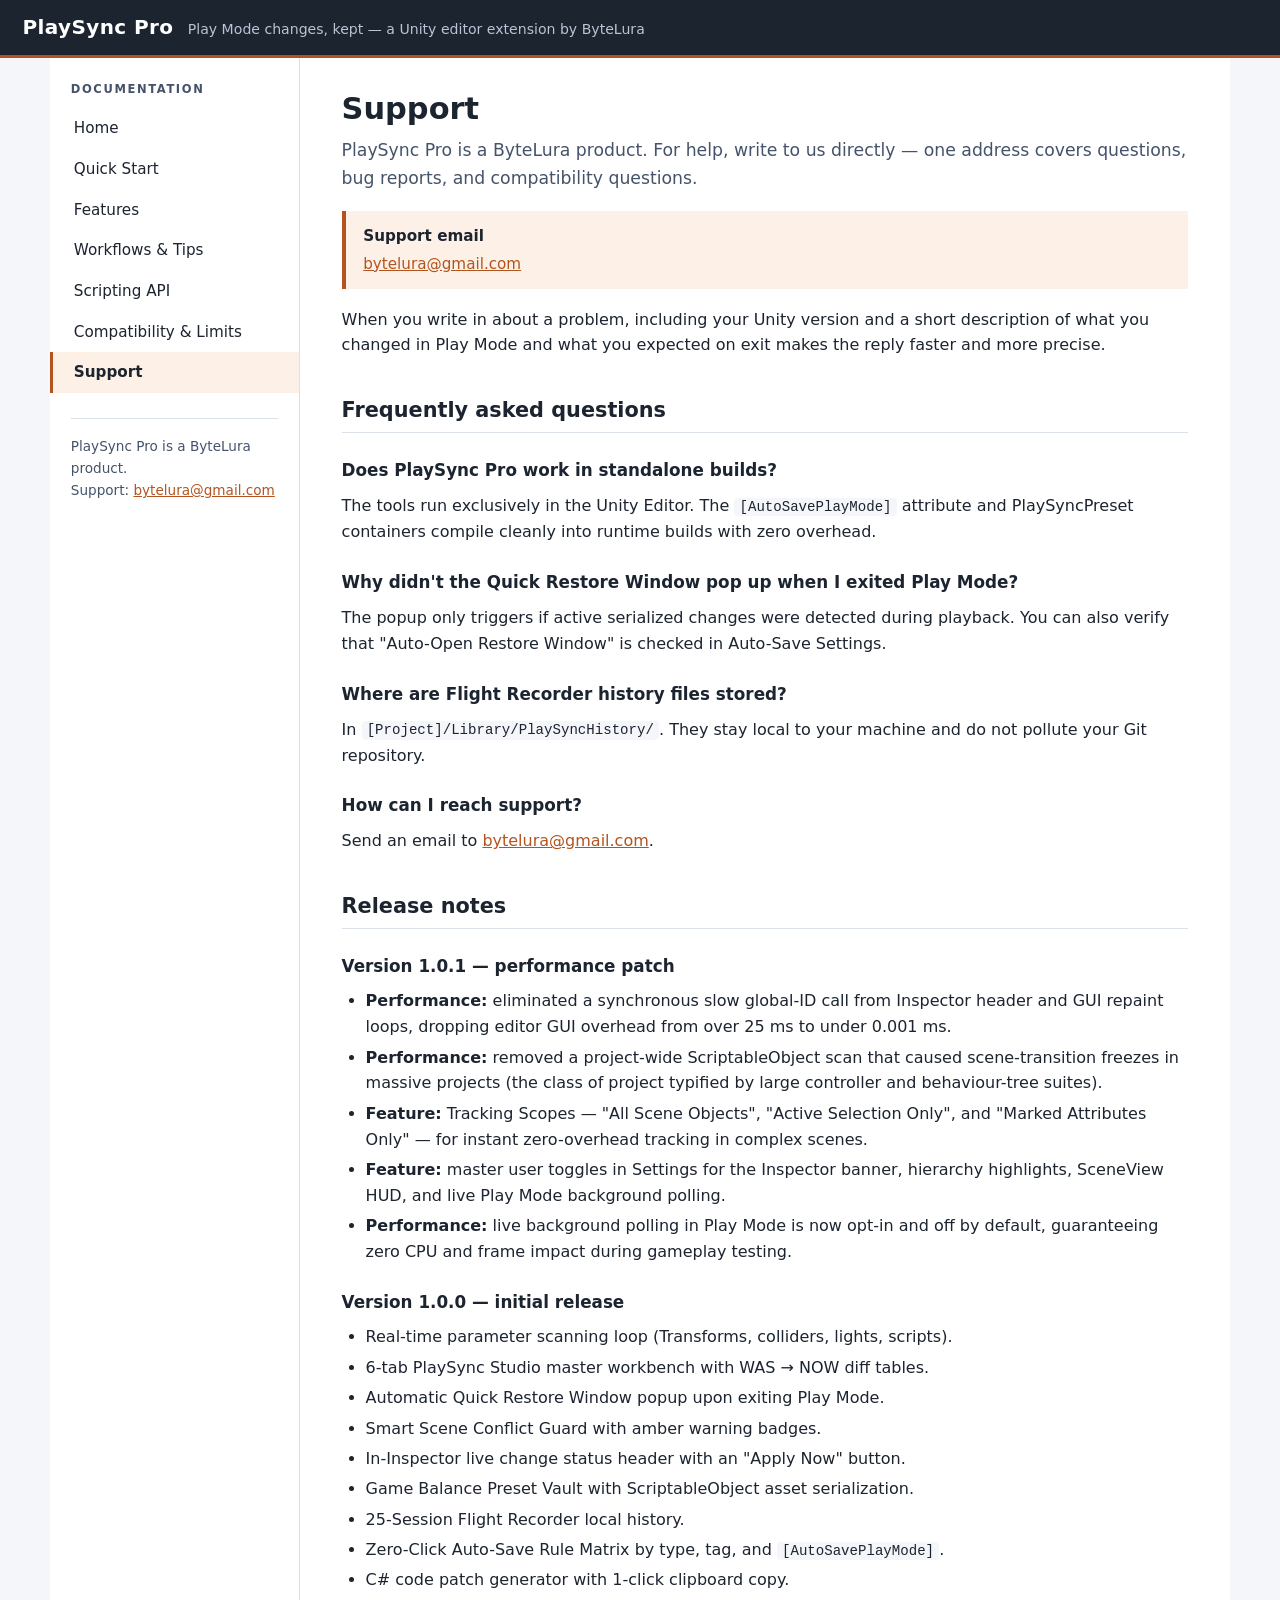
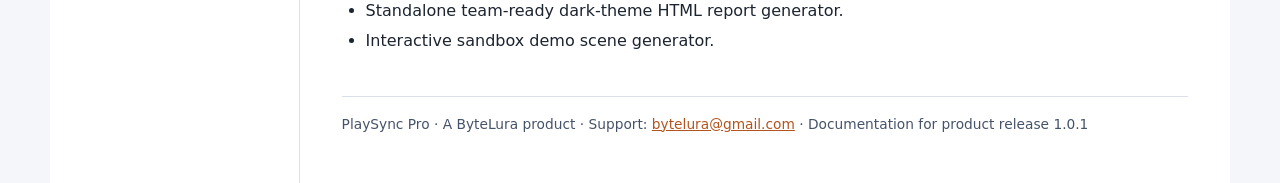
<file: support.html>
<!DOCTYPE html>
<html lang="en">
<head>
<meta charset="utf-8">
<meta name="viewport" content="width=device-width, initial-scale=1">
<title>Support — PlaySync Pro — ByteLura</title>
<link rel="stylesheet" href="style.css">
</head>
<body>

<header class="site-header">
  <span class="product">PlaySync Pro</span>
  <span class="tagline">Play Mode changes, kept — a Unity editor extension by ByteLura</span>
</header>

<div class="layout">

  <aside class="sidebar">
    <div class="nav-label">Documentation</div>
    <nav>
      <a href="index.html">Home</a>
      <a href="quick-start.html">Quick Start</a>
      <a href="features.html">Features</a>
      <a href="workflows.html">Workflows &amp; Tips</a>
      <a href="scripting-api.html">Scripting API</a>
      <a href="compatibility.html">Compatibility &amp; Limits</a>
      <a href="support.html" class="active">Support</a>
    </nav>
    <div class="side-note">
      PlaySync Pro is a ByteLura product.<br>
      Support: <a href="mailto:bytelura@gmail.com">bytelura@gmail.com</a>
    </div>
  </aside>

  <main class="content">
    <h1>Support</h1>
    <p class="lede">PlaySync Pro is a ByteLura product. For help, write to us directly — one address covers questions, bug reports, and compatibility questions.</p>

    <div class="callout">
      <strong>Support email</strong>
      <a href="mailto:bytelura@gmail.com">bytelura@gmail.com</a>
    </div>
    <p>When you write in about a problem, including your Unity version and a short description of what you changed in Play Mode and what you expected on exit makes the reply faster and more precise.</p>

    <h2>Frequently asked questions</h2>

    <h3>Does PlaySync Pro work in standalone builds?</h3>
    <p>The tools run exclusively in the Unity Editor. The <code>[AutoSavePlayMode]</code> attribute and PlaySyncPreset containers compile cleanly into runtime builds with zero overhead.</p>

    <h3>Why didn't the Quick Restore Window pop up when I exited Play Mode?</h3>
    <p>The popup only triggers if active serialized changes were detected during playback. You can also verify that "Auto-Open Restore Window" is checked in Auto-Save Settings.</p>

    <h3>Where are Flight Recorder history files stored?</h3>
    <p>In <code>[Project]/Library/PlaySyncHistory/</code>. They stay local to your machine and do not pollute your Git repository.</p>

    <h3>How can I reach support?</h3>
    <p>Send an email to <a href="mailto:bytelura@gmail.com">bytelura@gmail.com</a>.</p>

    <h2>Release notes</h2>

    <h3>Version 1.0.1 — performance patch</h3>
    <ul>
      <li><strong>Performance:</strong> eliminated a synchronous slow global-ID call from Inspector header and GUI repaint loops, dropping editor GUI overhead from over 25&nbsp;ms to under 0.001&nbsp;ms.</li>
      <li><strong>Performance:</strong> removed a project-wide ScriptableObject scan that caused scene-transition freezes in massive projects (the class of project typified by large controller and behaviour-tree suites).</li>
      <li><strong>Feature:</strong> Tracking Scopes — "All Scene Objects", "Active Selection Only", and "Marked Attributes Only" — for instant zero-overhead tracking in complex scenes.</li>
      <li><strong>Feature:</strong> master user toggles in Settings for the Inspector banner, hierarchy highlights, SceneView HUD, and live Play Mode background polling.</li>
      <li><strong>Performance:</strong> live background polling in Play Mode is now opt-in and off by default, guaranteeing zero CPU and frame impact during gameplay testing.</li>
    </ul>

    <h3>Version 1.0.0 — initial release</h3>
    <ul>
      <li>Real-time parameter scanning loop (Transforms, colliders, lights, scripts).</li>
      <li>6-tab PlaySync Studio master workbench with WAS → NOW diff tables.</li>
      <li>Automatic Quick Restore Window popup upon exiting Play Mode.</li>
      <li>Smart Scene Conflict Guard with amber warning badges.</li>
      <li>In-Inspector live change status header with an "Apply Now" button.</li>
      <li>Game Balance Preset Vault with ScriptableObject asset serialization.</li>
      <li>25-Session Flight Recorder local history.</li>
      <li>Zero-Click Auto-Save Rule Matrix by type, tag, and <code>[AutoSavePlayMode]</code>.</li>
      <li>C# code patch generator with 1-click clipboard copy.</li>
      <li>Standalone team-ready dark-theme HTML report generator.</li>
      <li>Interactive sandbox demo scene generator.</li>
    </ul>

    <footer class="site-footer">
      PlaySync Pro · A ByteLura product · Support: <a href="mailto:bytelura@gmail.com">bytelura@gmail.com</a> · Documentation for product release 1.0.1
    </footer>
  </main>

</div>
</body>
</html>
</file>
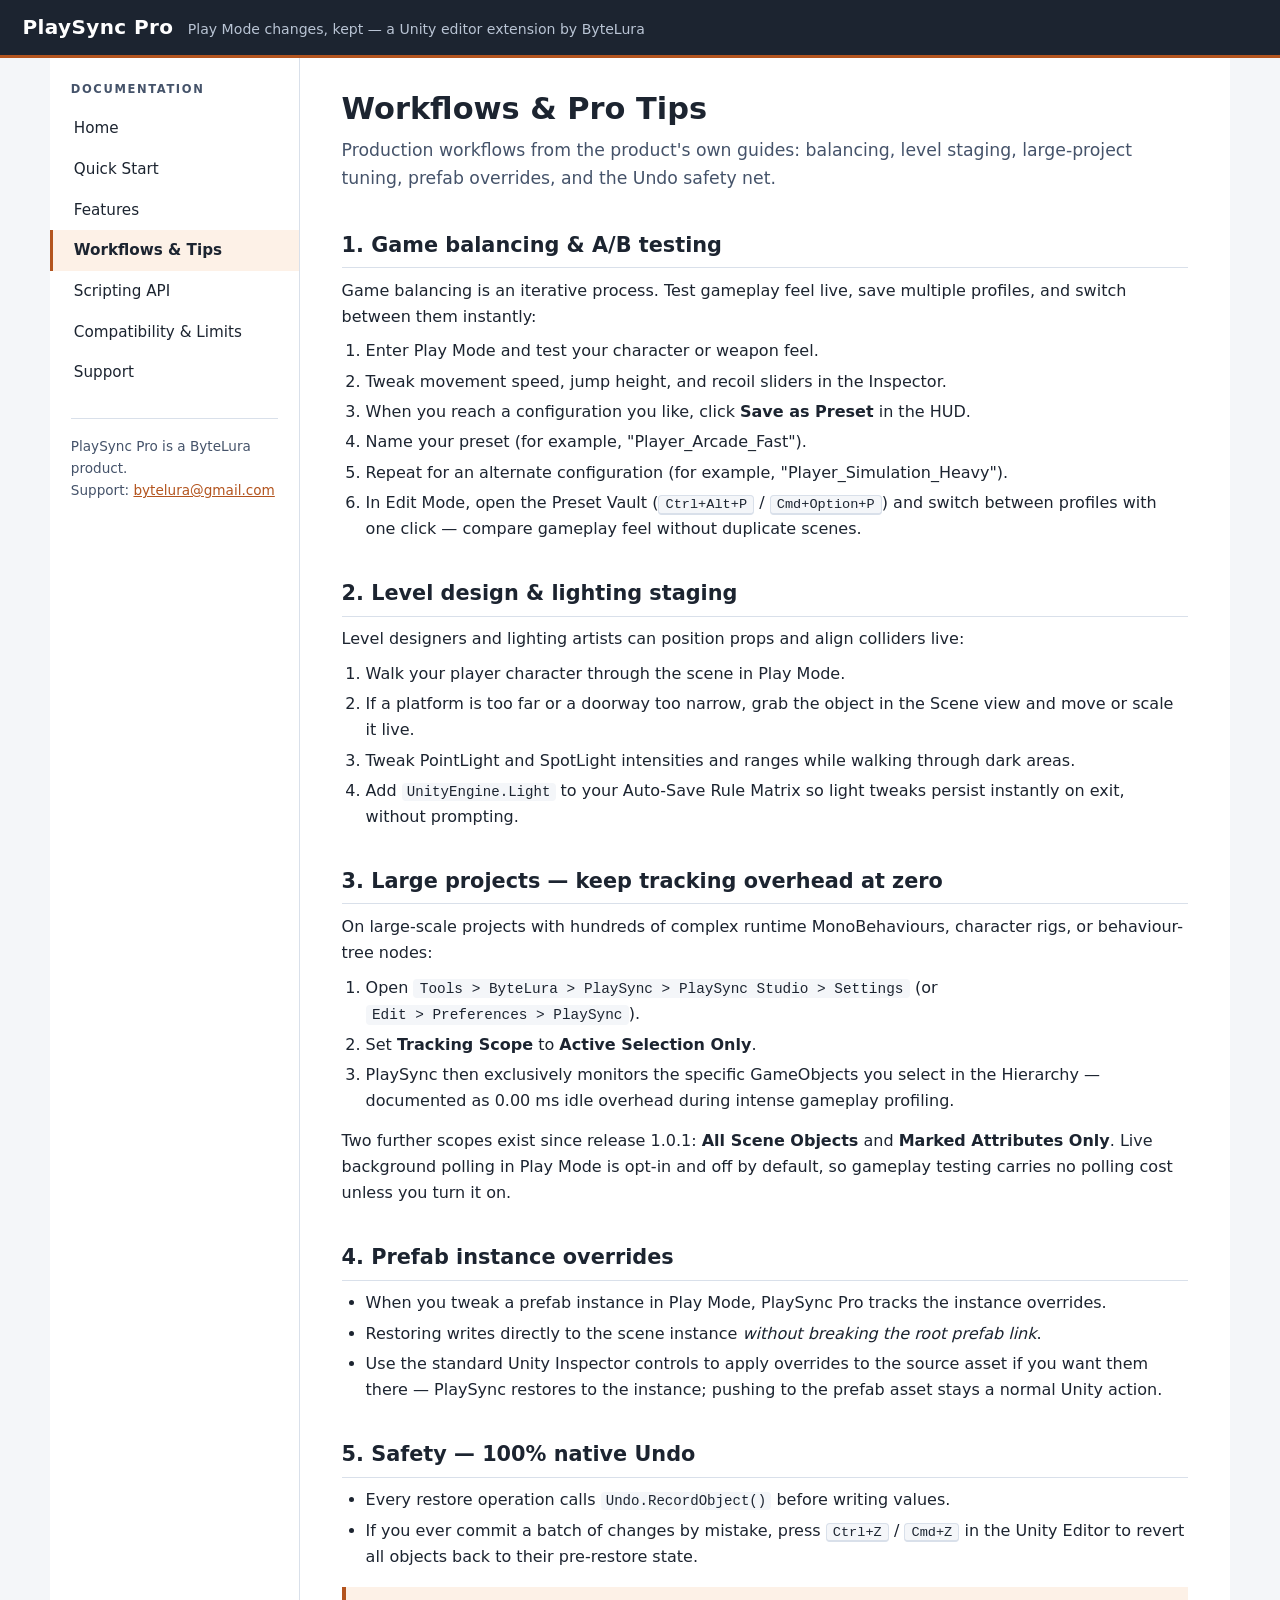
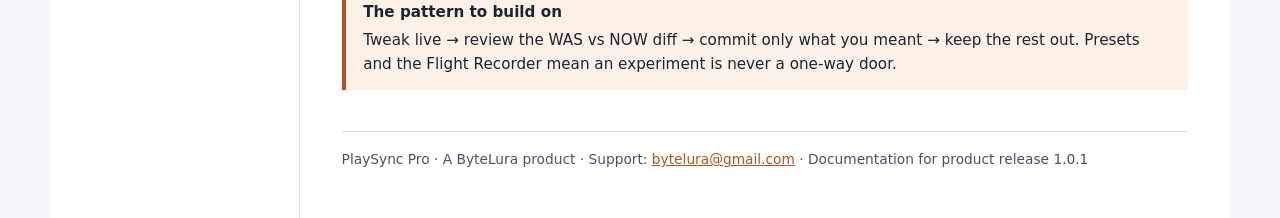
<file: workflows.html>
<!DOCTYPE html>
<html lang="en">
<head>
<meta charset="utf-8">
<meta name="viewport" content="width=device-width, initial-scale=1">
<title>Workflows &amp; Tips — PlaySync Pro — ByteLura</title>
<link rel="stylesheet" href="style.css">
</head>
<body>

<header class="site-header">
  <span class="product">PlaySync Pro</span>
  <span class="tagline">Play Mode changes, kept — a Unity editor extension by ByteLura</span>
</header>

<div class="layout">

  <aside class="sidebar">
    <div class="nav-label">Documentation</div>
    <nav>
      <a href="index.html">Home</a>
      <a href="quick-start.html">Quick Start</a>
      <a href="features.html">Features</a>
      <a href="workflows.html" class="active">Workflows &amp; Tips</a>
      <a href="scripting-api.html">Scripting API</a>
      <a href="compatibility.html">Compatibility &amp; Limits</a>
      <a href="support.html">Support</a>
    </nav>
    <div class="side-note">
      PlaySync Pro is a ByteLura product.<br>
      Support: <a href="mailto:bytelura@gmail.com">bytelura@gmail.com</a>
    </div>
  </aside>

  <main class="content">
    <h1>Workflows &amp; Pro Tips</h1>
    <p class="lede">Production workflows from the product's own guides: balancing, level staging, large-project tuning, prefab overrides, and the Undo safety net.</p>

    <h2>1. Game balancing &amp; A/B testing</h2>
    <p>Game balancing is an iterative process. Test gameplay feel live, save multiple profiles, and switch between them instantly:</p>
    <ol>
      <li>Enter Play Mode and test your character or weapon feel.</li>
      <li>Tweak movement speed, jump height, and recoil sliders in the Inspector.</li>
      <li>When you reach a configuration you like, click <strong>Save as Preset</strong> in the HUD.</li>
      <li>Name your preset (for example, "Player_Arcade_Fast").</li>
      <li>Repeat for an alternate configuration (for example, "Player_Simulation_Heavy").</li>
      <li>In Edit Mode, open the Preset Vault (<kbd>Ctrl+Alt+P</kbd> / <kbd>Cmd+Option+P</kbd>) and switch between profiles with one click — compare gameplay feel without duplicate scenes.</li>
    </ol>

    <h2>2. Level design &amp; lighting staging</h2>
    <p>Level designers and lighting artists can position props and align colliders live:</p>
    <ol>
      <li>Walk your player character through the scene in Play Mode.</li>
      <li>If a platform is too far or a doorway too narrow, grab the object in the Scene view and move or scale it live.</li>
      <li>Tweak PointLight and SpotLight intensities and ranges while walking through dark areas.</li>
      <li>Add <code>UnityEngine.Light</code> to your Auto-Save Rule Matrix so light tweaks persist instantly on exit, without prompting.</li>
    </ol>

    <h2>3. Large projects — keep tracking overhead at zero</h2>
    <p>On large-scale projects with hundreds of complex runtime MonoBehaviours, character rigs, or behaviour-tree nodes:</p>
    <ol>
      <li>Open <span class="menu-path">Tools &gt; ByteLura &gt; PlaySync &gt; PlaySync Studio &gt; Settings</span> (or <span class="menu-path">Edit &gt; Preferences &gt; PlaySync</span>).</li>
      <li>Set <strong>Tracking Scope</strong> to <strong>Active Selection Only</strong>.</li>
      <li>PlaySync then exclusively monitors the specific GameObjects you select in the Hierarchy — documented as 0.00&nbsp;ms idle overhead during intense gameplay profiling.</li>
    </ol>
    <p>Two further scopes exist since release 1.0.1: <strong>All Scene Objects</strong> and <strong>Marked Attributes Only</strong>. Live background polling in Play Mode is opt-in and off by default, so gameplay testing carries no polling cost unless you turn it on.</p>

    <h2>4. Prefab instance overrides</h2>
    <ul>
      <li>When you tweak a prefab instance in Play Mode, PlaySync Pro tracks the instance overrides.</li>
      <li>Restoring writes directly to the scene instance <em>without breaking the root prefab link</em>.</li>
      <li>Use the standard Unity Inspector controls to apply overrides to the source asset if you want them there — PlaySync restores to the instance; pushing to the prefab asset stays a normal Unity action.</li>
    </ul>

    <h2>5. Safety — 100% native Undo</h2>
    <ul>
      <li>Every restore operation calls <code>Undo.RecordObject()</code> before writing values.</li>
      <li>If you ever commit a batch of changes by mistake, press <kbd>Ctrl+Z</kbd> / <kbd>Cmd+Z</kbd> in the Unity Editor to revert all objects back to their pre-restore state.</li>
    </ul>
    <div class="callout">
      <strong>The pattern to build on</strong>
      Tweak live → review the WAS vs NOW diff → commit only what you meant → keep the rest out. Presets and the Flight Recorder mean an experiment is never a one-way door.
    </div>

    <footer class="site-footer">
      PlaySync Pro · A ByteLura product · Support: <a href="mailto:bytelura@gmail.com">bytelura@gmail.com</a> · Documentation for product release 1.0.1
    </footer>
  </main>

</div>
</body>
</html>
</file>
<file: style.css>
/* PlaySync Pro — documentation site (ByteLura) */
:root {
  --ink: #1c2430;
  --ink-soft: #45536a;
  --paper: #ffffff;
  --wash: #f4f6f9;
  --line: #d9e0ea;
  --accent: #b3541e;
  --accent-soft: #fdf1e7;
  --code-bg: #141a23;
  --code-ink: #dbe4f0;
  --sidebar-w: 250px;
}

* { box-sizing: border-box; }

html { scroll-behavior: smooth; }

body {
  margin: 0;
  font-family: "Segoe UI", system-ui, -apple-system, "Helvetica Neue", Arial, sans-serif;
  color: var(--ink);
  background: var(--wash);
  line-height: 1.62;
  font-size: 16px;
}

/* ---------- header ---------- */
.site-header {
  position: sticky;
  top: 0;
  z-index: 20;
  background: var(--ink);
  color: #fff;
  padding: 0.7rem 1.4rem;
  display: flex;
  align-items: baseline;
  gap: 0.9rem;
  border-bottom: 3px solid var(--accent);
}
.site-header .product {
  font-size: 1.25rem;
  font-weight: 700;
  letter-spacing: 0.02em;
}
.site-header .tagline {
  color: #b9c4d4;
  font-size: 0.88rem;
}

/* ---------- layout ---------- */
.layout {
  display: flex;
  align-items: stretch;
  max-width: 1180px;
  margin: 0 auto;
}

/* ---------- sidebar ---------- */
.sidebar {
  width: var(--sidebar-w);
  flex: 0 0 var(--sidebar-w);
  background: var(--paper);
  border-right: 1px solid var(--line);
  padding: 1.4rem 0 2rem;
}
.sidebar .nav-label {
  padding: 0 1.3rem;
  font-size: 0.72rem;
  font-weight: 700;
  letter-spacing: 0.14em;
  text-transform: uppercase;
  color: var(--ink-soft);
  margin-bottom: 0.6rem;
}
.sidebar nav a {
  display: block;
  padding: 0.5rem 1.3rem;
  color: var(--ink);
  text-decoration: none;
  font-size: 0.95rem;
  border-left: 3px solid transparent;
}
.sidebar nav a:hover { background: var(--wash); }
.sidebar nav a.active {
  border-left-color: var(--accent);
  background: var(--accent-soft);
  font-weight: 600;
}
.sidebar .side-note {
  margin: 1.6rem 1.3rem 0;
  padding-top: 1rem;
  border-top: 1px solid var(--line);
  font-size: 0.85rem;
  color: var(--ink-soft);
}
.sidebar .side-note a { color: var(--accent); }

/* ---------- content ---------- */
.content {
  flex: 1 1 auto;
  min-width: 0;
  background: var(--paper);
  padding: 2rem 2.6rem 3rem;
}
.content h1 {
  font-size: 1.9rem;
  line-height: 1.25;
  margin: 0 0 0.6rem;
}
.content h2 {
  font-size: 1.3rem;
  margin: 2.2rem 0 0.6rem;
  padding-bottom: 0.3rem;
  border-bottom: 1px solid var(--line);
}
.content h3 {
  font-size: 1.05rem;
  margin: 1.5rem 0 0.4rem;
}
.content p { margin: 0.55rem 0; }
.content ul, .content ol { margin: 0.5rem 0 0.9rem; padding-left: 1.5rem; }
.content li { margin: 0.28rem 0; }
.content a { color: var(--accent); }
.lede { font-size: 1.08rem; color: var(--ink-soft); margin-bottom: 1.2rem; }

.callout {
  background: var(--accent-soft);
  border-left: 4px solid var(--accent);
  padding: 0.8rem 1.1rem;
  margin: 1.1rem 0;
  font-size: 0.95rem;
}
.callout strong { display: block; margin-bottom: 0.2rem; }

.card-grid {
  display: grid;
  grid-template-columns: repeat(auto-fill, minmax(230px, 1fr));
  gap: 0.9rem;
  margin: 1rem 0 0.4rem;
}
.card {
  border: 1px solid var(--line);
  border-radius: 6px;
  padding: 0.9rem 1rem;
  background: var(--paper);
}
.card h3 { margin: 0 0 0.35rem; font-size: 0.98rem; }
.card p { font-size: 0.88rem; color: var(--ink-soft); margin: 0; }

table {
  border-collapse: collapse;
  width: 100%;
  margin: 0.8rem 0 1.2rem;
  font-size: 0.94rem;
}
th, td {
  border: 1px solid var(--line);
  padding: 0.5rem 0.7rem;
  text-align: left;
  vertical-align: top;
}
th { background: var(--wash); font-weight: 600; }

kbd {
  background: var(--wash);
  border: 1px solid var(--line);
  border-bottom-width: 2px;
  border-radius: 4px;
  padding: 0.05rem 0.38rem;
  font-family: Consolas, "SF Mono", Menlo, monospace;
  font-size: 0.85em;
  white-space: nowrap;
}
code {
  font-family: Consolas, "SF Mono", Menlo, monospace;
  font-size: 0.88em;
  background: var(--wash);
  padding: 0.08rem 0.32rem;
  border-radius: 4px;
}
pre {
  background: var(--code-bg);
  color: var(--code-ink);
  border-radius: 6px;
  padding: 1rem 1.15rem;
  overflow-x: auto;
  margin: 0.8rem 0 1.2rem;
  line-height: 1.5;
}
pre code {
  background: none;
  padding: 0;
  color: inherit;
  font-size: 0.88rem;
}
.menu-path {
  font-family: Consolas, "SF Mono", Menlo, monospace;
  font-size: 0.9em;
  background: var(--wash);
  padding: 0.1rem 0.4rem;
  border-radius: 4px;
  white-space: nowrap;
}

.site-footer {
  border-top: 1px solid var(--line);
  margin-top: 2.6rem;
  padding-top: 1rem;
  font-size: 0.86rem;
  color: var(--ink-soft);
}

/* ---------- narrow screens ---------- */
@media (max-width: 760px) {
  .layout { flex-direction: column; }
  .sidebar {
    width: 100%;
    flex: none;
    border-right: none;
    border-bottom: 1px solid var(--line);
    padding: 0.9rem 0 1rem;
  }
  .sidebar nav a { display: inline-block; border-left: none; border-bottom: 3px solid transparent; padding: 0.35rem 0.7rem; }
  .sidebar nav a.active { border-bottom-color: var(--accent); }
  .sidebar .side-note { display: none; }
  .content { padding: 1.4rem 1.1rem 2.2rem; }
  .site-header { position: static; flex-wrap: wrap; }
}

/* ---------- mobile nav compaction (2026-11-08) ----------
   On phones the sidebar stacks on top as a compact header:
   brand, then every nav link as a wrapped chip — no full-height
   menu wall before the content. */
@media (max-width: 860px) {
  .layout { flex-direction: column; }
  .sidebar {
    position: static; width: 100%; max-width: none; flex: none;
    height: auto; max-height: none; overflow: visible;
    padding: 16px 0 8px;
  }
  .brand { padding: 0 18px 10px; }
  .sidebar nav { padding: 6px 12px 2px; }
  .sidebar ul, .sidebar nav ul, .sidebar .nav {
    display: flex; flex-wrap: wrap; gap: 5px; align-items: center;
    columns: auto; list-style: none;
  }
  .sidebar li { margin: 0; }
  .sidebar .nav-section, .sidebar li.nav-section {
    flex: 0 0 100%; padding: 8px 2px 2px; margin: 0;
  }
  .sidebar a, .sidebar nav a, .sidebar .nav a {
    display: inline-block; padding: 5px 11px;
    border-left: none; border-radius: 999px;
    background: rgba(127, 127, 127, .18);
    font-size: 13.5px; line-height: 1.35;
  }
  .side-foot, .side-support { padding: 8px 18px 2px; font-size: 12.5px; }
  .main { margin-left: 0; }
  .content { padding: 22px 18px 30px; }
  img { max-width: 100%; height: auto; }
}
</file>
